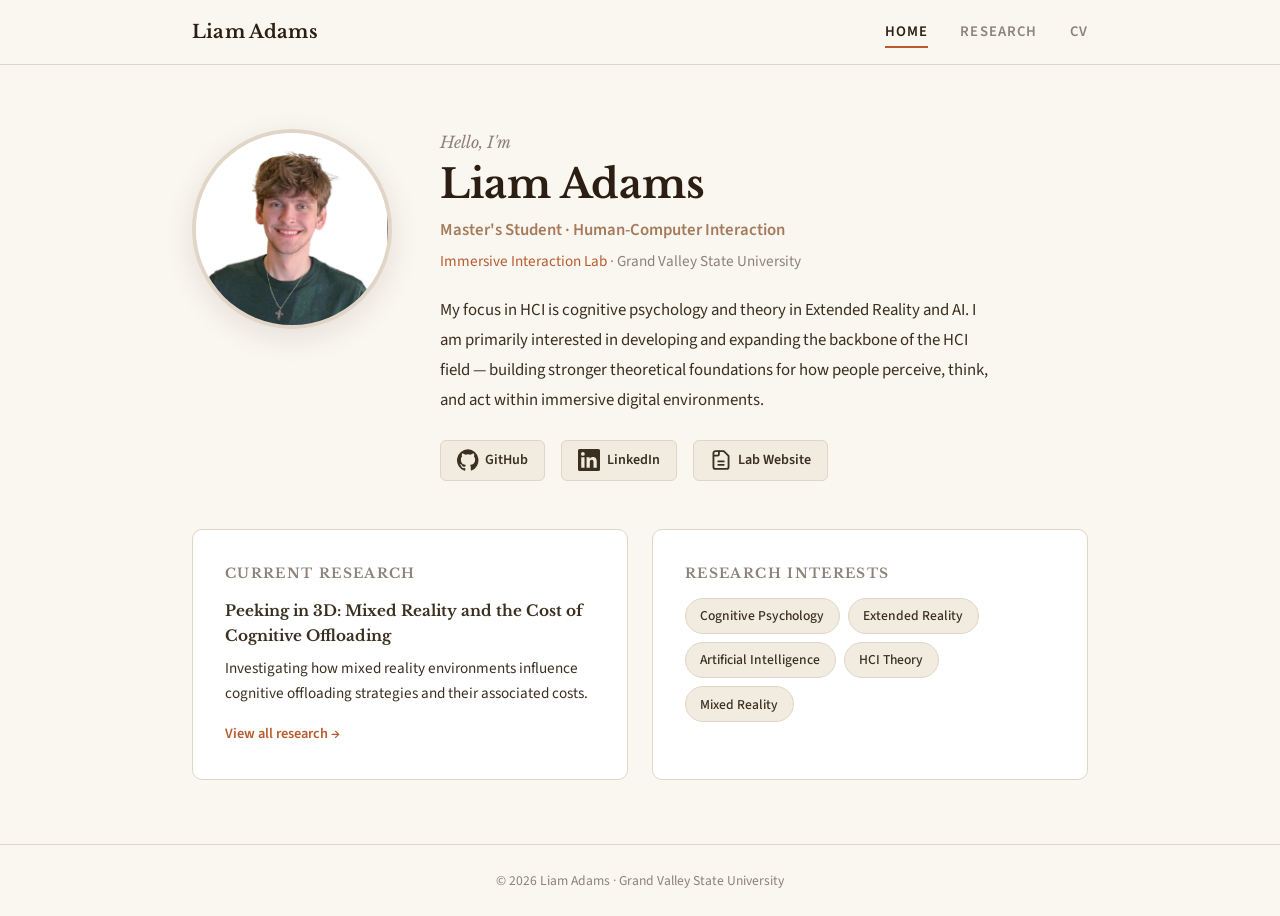
<file: index.html>
<!DOCTYPE html>
<html lang="en">
<head>
    <meta charset="UTF-8">
    <meta name="viewport" content="width=device-width, initial-scale=1.0">
    <title>Liam Adams — HCI Researcher</title>
    <link rel="preconnect" href="https://fonts.googleapis.com">
    <link href="https://fonts.googleapis.com/css2?family=Libre+Baskerville:ital,wght@0,400;0,700;1,400&family=Source+Sans+3:ital,wght@0,300;0,400;0,600;0,700;1,400&display=swap" rel="stylesheet">
    <link rel="stylesheet" href="style.css">
</head>
<body>
    <nav class="site-nav">
        <div class="nav-inner">
            <a href="index.html" class="nav-name">Liam Adams</a>
            <button class="nav-toggle" aria-label="Toggle menu">
                <span></span><span></span><span></span>
            </button>
            <ul class="nav-links">
                <li><a href="index.html" class="active">Home</a></li>
                <li><a href="research.html">Research</a></li>
                <li><a href="cv.html">CV</a></li>
            </ul>
        </div>
    </nav>

    <main class="page-home">
        <section class="hero">
            <div class="hero-inner">
                <div class="hero-photo">
                    <!-- Replace src with your photo: photo.jpg in the same folder -->
                    <img src="photo.jpg" alt="Liam Adams" />
                </div>
                <div class="hero-text">
                    <p class="hero-greeting">Hello, I'm</p>
                    <h1>Liam Adams</h1>
                    <p class="hero-title">Master's Student &middot; Human-Computer Interaction</p>
                    <p class="hero-affiliation">
                        <a href="https://talhakhan13.github.io/lab.html" target="_blank" rel="noopener">Immersive Interaction Lab</a> · Grand Valley State University
                    </p>
                    <p class="hero-bio">
                        My focus in HCI is cognitive psychology and theory in Extended Reality and AI. I am primarily interested in developing and expanding the backbone of the HCI field — building stronger theoretical foundations for how people perceive, think, and act within immersive digital environments.
                    </p>
                    <div class="hero-links">
                        <a href="https://github.com/Adams-Liam" target="_blank" rel="noopener" class="social-link" aria-label="GitHub">
                            <svg viewBox="0 0 24 24" width="22" height="22" fill="currentColor"><path d="M12 .3a12 12 0 0 0-3.8 23.38c.6.12.83-.26.83-.57L9 20.86c-3.37.73-4.08-1.63-4.08-1.63-.55-1.4-1.34-1.77-1.34-1.77-1.1-.75.08-.73.08-.73 1.21.08 1.85 1.24 1.85 1.24 1.08 1.84 2.83 1.31 3.52 1 .1-.78.42-1.31.76-1.61-2.69-.31-5.52-1.35-5.52-6a4.68 4.68 0 0 1 1.25-3.25 4.35 4.35 0 0 1 .12-3.21s1.02-.33 3.34 1.24a11.52 11.52 0 0 1 6.07 0c2.31-1.57 3.33-1.24 3.33-1.24a4.35 4.35 0 0 1 .12 3.21 4.68 4.68 0 0 1 1.25 3.25c0 4.66-2.84 5.69-5.54 5.99.44.37.82 1.1.82 2.22l-.01 3.29c0 .32.22.7.84.57A12 12 0 0 0 12 .3"/></svg>
                            <span>GitHub</span>
                        </a>
                        <a href="https://www.linkedin.com/in/liam-adams-9b5648247/" target="_blank" rel="noopener" class="social-link" aria-label="LinkedIn">
                            <svg viewBox="0 0 24 24" width="22" height="22" fill="currentColor"><path d="M20.45 20.45h-3.56v-5.57c0-1.33-.02-3.04-1.85-3.04-1.85 0-2.14 1.45-2.14 2.94v5.67H9.34V9h3.41v1.56h.05a3.74 3.74 0 0 1 3.37-1.85c3.6 0 4.27 2.37 4.27 5.46v6.28zM5.34 7.43a2.06 2.06 0 1 1 0-4.13 2.06 2.06 0 0 1 0 4.13zM7.12 20.45H3.56V9h3.56v11.45zM22.22 0H1.77A1.75 1.75 0 0 0 0 1.73v20.54A1.75 1.75 0 0 0 1.77 24h20.45A1.76 1.76 0 0 0 24 22.27V1.73A1.76 1.76 0 0 0 22.22 0z"/></svg>
                            <span>LinkedIn</span>
                        </a>
                        <a href="https://talhakhan13.github.io/lab.html" target="_blank" rel="noopener" class="social-link" aria-label="Lab Website">
                            <svg viewBox="0 0 24 24" width="22" height="22" fill="none" stroke="currentColor" stroke-width="2" stroke-linecap="round" stroke-linejoin="round"><path d="M9.75 2.25v3.5a1.5 1.5 0 0 1-1.5 1.5H4.5"/><path d="M15 2.25H6a2.25 2.25 0 0 0-2.25 2.25v15A2.25 2.25 0 0 0 6 21.75h12a2.25 2.25 0 0 0 2.25-2.25V7.5L15 2.25z"/><line x1="9" y1="13.5" x2="15" y2="13.5"/><line x1="9" y1="17.25" x2="15" y2="17.25"/></svg>
                            <span>Lab Website</span>
                        </a>
                    </div>
                </div>
            </div>
        </section>

        <section class="home-highlights">
            <div class="highlight-card">
                <h3>Current Research</h3>
                <p class="highlight-title">Peeking in 3D: Mixed Reality and the Cost of Cognitive Offloading</p>
                <p>Investigating how mixed reality environments influence cognitive offloading strategies and their associated costs.</p>
                <a href="research.html" class="card-link">View all research &rarr;</a>
            </div>
            <div class="highlight-card">
                <h3>Research Interests</h3>
                <ul class="interest-tags">
                    <li>Cognitive Psychology</li>
                    <li>Extended Reality</li>
                    <li>Artificial Intelligence</li>
                    <li>HCI Theory</li>
                    <li>Mixed Reality</li>
                </ul>
            </div>
        </section>
    </main>

    <footer class="site-footer">
        <p>&copy; 2026 Liam Adams · Grand Valley State University</p>
    </footer>

    <script src="nav.js"></script>
</body>
</html>
</file>
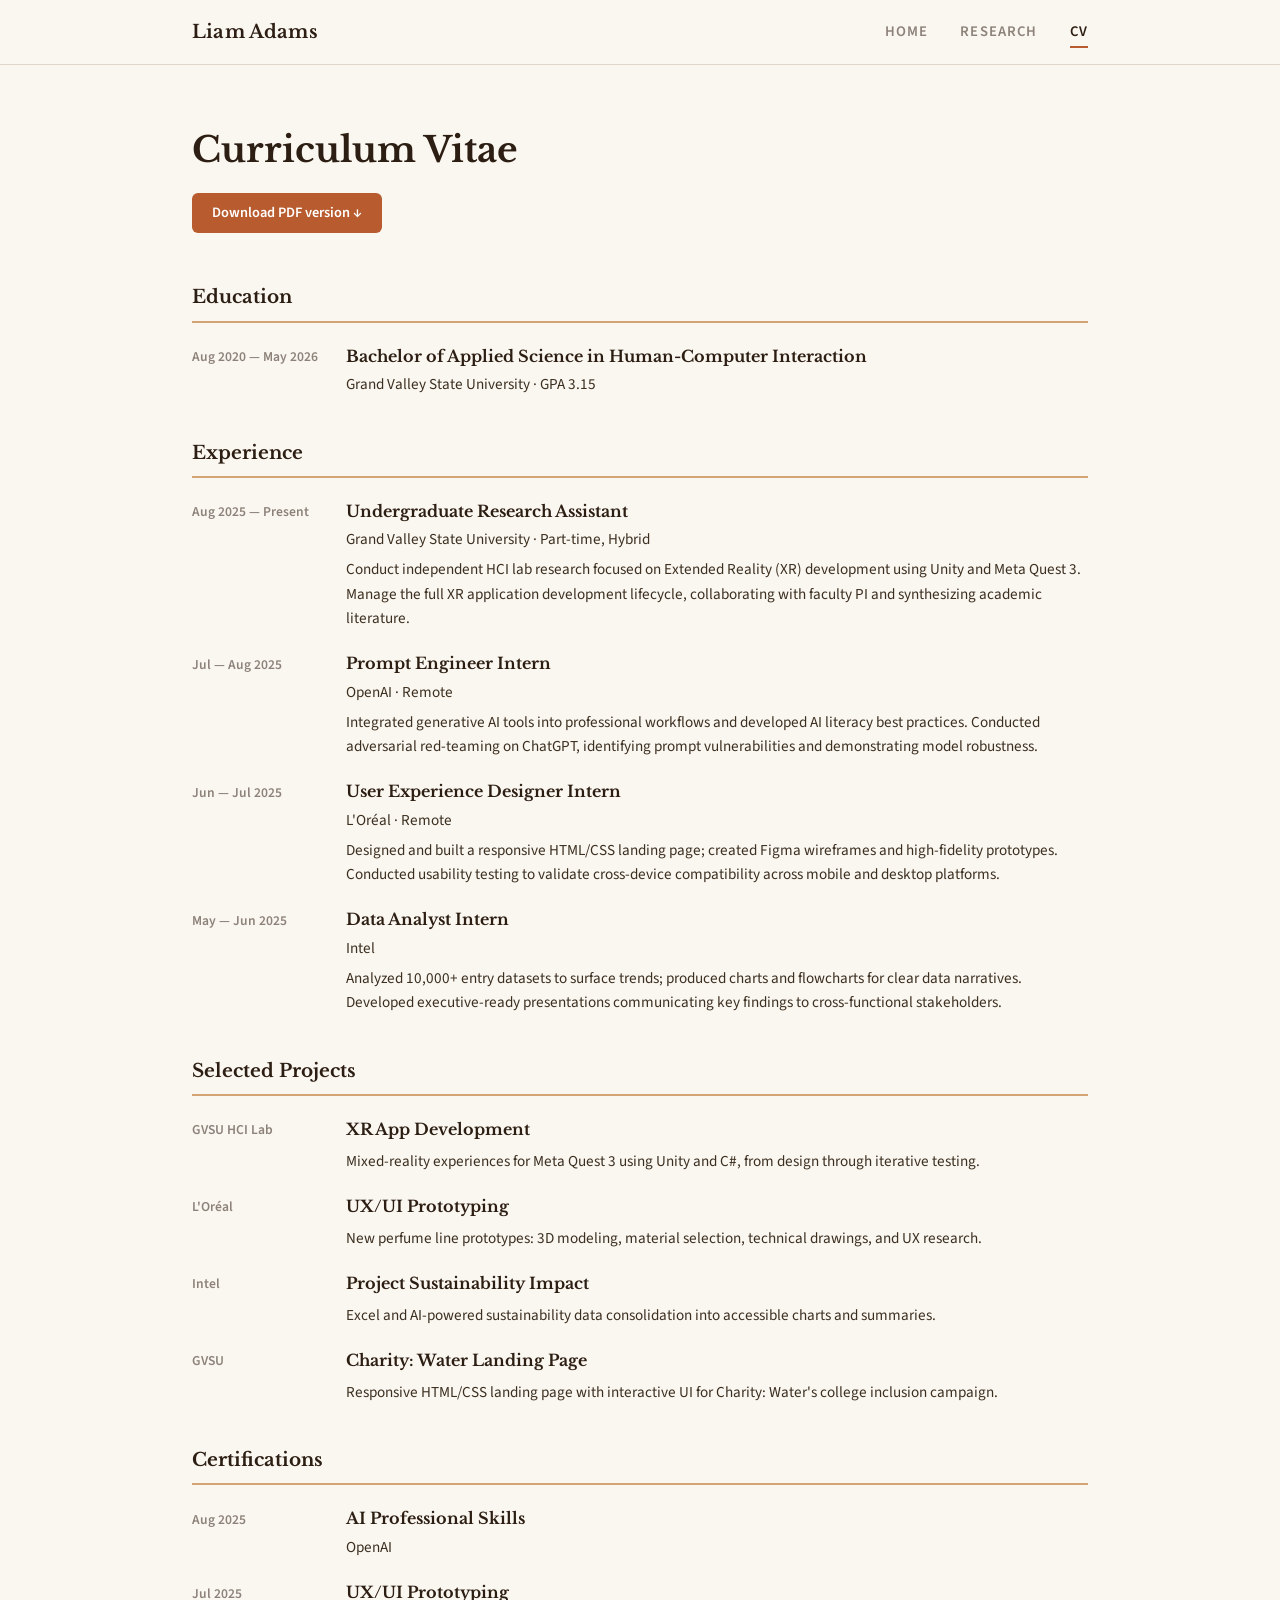
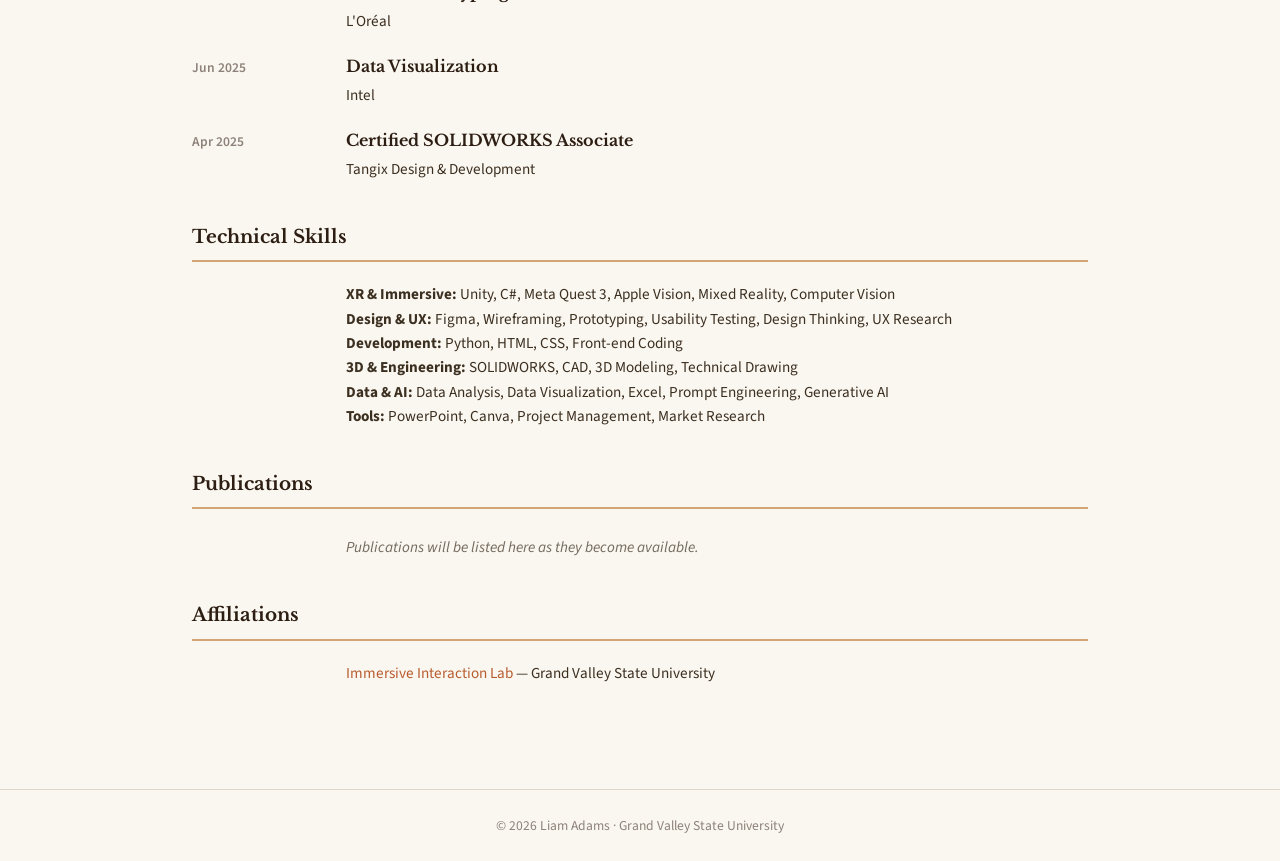
<file: cv.html>
<!DOCTYPE html>
<html lang="en">
<head>
    <meta charset="UTF-8">
    <meta name="viewport" content="width=device-width, initial-scale=1.0">
    <title>CV — Liam Adams</title>
    <link rel="preconnect" href="https://fonts.googleapis.com">
    <link href="https://fonts.googleapis.com/css2?family=Libre+Baskerville:ital,wght@0,400;0,700;1,400&family=Source+Sans+3:ital,wght@0,300;0,400;0,600;0,700;1,400&display=swap" rel="stylesheet">
    <link rel="stylesheet" href="style.css">
</head>
<body>
    <nav class="site-nav">
        <div class="nav-inner">
            <a href="index.html" class="nav-name">Liam Adams</a>
            <button class="nav-toggle" aria-label="Toggle menu">
                <span></span><span></span><span></span>
            </button>
            <ul class="nav-links">
                <li><a href="index.html">Home</a></li>
                <li><a href="research.html">Research</a></li>
                <li><a href="cv.html" class="active">CV</a></li>
            </ul>
        </div>
    </nav>

    <main class="page-cv">
        <header class="page-header">
            <h1>Curriculum Vitae</h1>
            <p class="page-subtitle">
                <a href="cv.pdf" class="download-cv" target="_blank" rel="noopener">Download PDF version &darr;</a>
            </p>
        </header>

        <div class="cv-body">

            <!-- EDUCATION -->
            <section class="cv-section">
                <h2>Education</h2>
                <div class="cv-entry">
                    <div class="cv-date">Aug 2020 — May 2026</div>
                    <div class="cv-detail">
                        <h3>Bachelor of Applied Science in Human-Computer Interaction</h3>
                        <p>Grand Valley State University · GPA 3.15</p>
                    </div>
                </div>
            </section>

            <!-- EXPERIENCE -->
            <section class="cv-section">
                <h2>Experience</h2>
                <div class="cv-entry">
                    <div class="cv-date">Aug 2025 — Present</div>
                    <div class="cv-detail">
                        <h3>Undergraduate Research Assistant</h3>
                        <p>Grand Valley State University · Part-time, Hybrid</p>
                        <p class="cv-note">Conduct independent HCI lab research focused on Extended Reality (XR) development using Unity and Meta Quest 3. Manage the full XR application development lifecycle, collaborating with faculty PI and synthesizing academic literature.</p>
                    </div>
                </div>
                <div class="cv-entry">
                    <div class="cv-date">Jul — Aug 2025</div>
                    <div class="cv-detail">
                        <h3>Prompt Engineer Intern</h3>
                        <p>OpenAI · Remote</p>
                        <p class="cv-note">Integrated generative AI tools into professional workflows and developed AI literacy best practices. Conducted adversarial red-teaming on ChatGPT, identifying prompt vulnerabilities and demonstrating model robustness.</p>
                    </div>
                </div>
                <div class="cv-entry">
                    <div class="cv-date">Jun — Jul 2025</div>
                    <div class="cv-detail">
                        <h3>User Experience Designer Intern</h3>
                        <p>L'Oréal · Remote</p>
                        <p class="cv-note">Designed and built a responsive HTML/CSS landing page; created Figma wireframes and high-fidelity prototypes. Conducted usability testing to validate cross-device compatibility across mobile and desktop platforms.</p>
                    </div>
                </div>
                <div class="cv-entry">
                    <div class="cv-date">May — Jun 2025</div>
                    <div class="cv-detail">
                        <h3>Data Analyst Intern</h3>
                        <p>Intel</p>
                        <p class="cv-note">Analyzed 10,000+ entry datasets to surface trends; produced charts and flowcharts for clear data narratives. Developed executive-ready presentations communicating key findings to cross-functional stakeholders.</p>
                    </div>
                </div>
            </section>

            <!-- SELECTED PROJECTS -->
            <section class="cv-section">
                <h2>Selected Projects</h2>
                <div class="cv-entry">
                    <div class="cv-date">GVSU HCI Lab</div>
                    <div class="cv-detail">
                        <h3>XR App Development</h3>
                        <p class="cv-note">Mixed-reality experiences for Meta Quest 3 using Unity and C#, from design through iterative testing.</p>
                    </div>
                </div>
                <div class="cv-entry">
                    <div class="cv-date">L'Oréal</div>
                    <div class="cv-detail">
                        <h3>UX/UI Prototyping</h3>
                        <p class="cv-note">New perfume line prototypes: 3D modeling, material selection, technical drawings, and UX research.</p>
                    </div>
                </div>
                <div class="cv-entry">
                    <div class="cv-date">Intel</div>
                    <div class="cv-detail">
                        <h3>Project Sustainability Impact</h3>
                        <p class="cv-note">Excel and AI-powered sustainability data consolidation into accessible charts and summaries.</p>
                    </div>
                </div>
                <div class="cv-entry">
                    <div class="cv-date">GVSU</div>
                    <div class="cv-detail">
                        <h3>Charity: Water Landing Page</h3>
                        <p class="cv-note">Responsive HTML/CSS landing page with interactive UI for Charity: Water's college inclusion campaign.</p>
                    </div>
                </div>
            </section>

            <!-- CERTIFICATIONS -->
            <section class="cv-section">
                <h2>Certifications</h2>
                <div class="cv-entry">
                    <div class="cv-date">Aug 2025</div>
                    <div class="cv-detail">
                        <h3>AI Professional Skills</h3>
                        <p>OpenAI</p>
                    </div>
                </div>
                <div class="cv-entry">
                    <div class="cv-date">Jul 2025</div>
                    <div class="cv-detail">
                        <h3>UX/UI Prototyping</h3>
                        <p>L'Oréal</p>
                    </div>
                </div>
                <div class="cv-entry">
                    <div class="cv-date">Jun 2025</div>
                    <div class="cv-detail">
                        <h3>Data Visualization</h3>
                        <p>Intel</p>
                    </div>
                </div>
                <div class="cv-entry">
                    <div class="cv-date">Apr 2025</div>
                    <div class="cv-detail">
                        <h3>Certified SOLIDWORKS Associate</h3>
                        <p>Tangix Design &amp; Development</p>
                    </div>
                </div>
            </section>

            <!-- TECHNICAL SKILLS -->
            <section class="cv-section">
                <h2>Technical Skills</h2>
                <div class="cv-entry">
                    <div class="cv-date"></div>
                    <div class="cv-detail">
                        <p><strong>XR &amp; Immersive:</strong> Unity, C#, Meta Quest 3, Apple Vision, Mixed Reality, Computer Vision</p>
                        <p><strong>Design &amp; UX:</strong> Figma, Wireframing, Prototyping, Usability Testing, Design Thinking, UX Research</p>
                        <p><strong>Development:</strong> Python, HTML, CSS, Front-end Coding</p>
                        <p><strong>3D &amp; Engineering:</strong> SOLIDWORKS, CAD, 3D Modeling, Technical Drawing</p>
                        <p><strong>Data &amp; AI:</strong> Data Analysis, Data Visualization, Excel, Prompt Engineering, Generative AI</p>
                        <p><strong>Tools:</strong> PowerPoint, Canva, Project Management, Market Research</p>
                    </div>
                </div>
            </section>

            <!-- PUBLICATIONS -->
            <section class="cv-section">
                <h2>Publications</h2>
                <div class="cv-entry">
                    <div class="cv-date"></div>
                    <div class="cv-detail">
                        <p class="cv-note" style="font-style: italic; opacity: 0.7;">Publications will be listed here as they become available.</p>
                    </div>
                </div>
            </section>

            <!-- AFFILIATIONS -->
            <section class="cv-section">
                <h2>Affiliations</h2>
                <div class="cv-entry">
                    <div class="cv-date"></div>
                    <div class="cv-detail">
                        <p><a href="https://talhakhan13.github.io/lab.html" target="_blank" rel="noopener">Immersive Interaction Lab</a> — Grand Valley State University</p>
                    </div>
                </div>
            </section>

        </div>
    </main>

    <footer class="site-footer">
        <p>&copy; 2026 Liam Adams · Grand Valley State University</p>
    </footer>

    <script src="nav.js"></script>
</body>
</html>
</file>
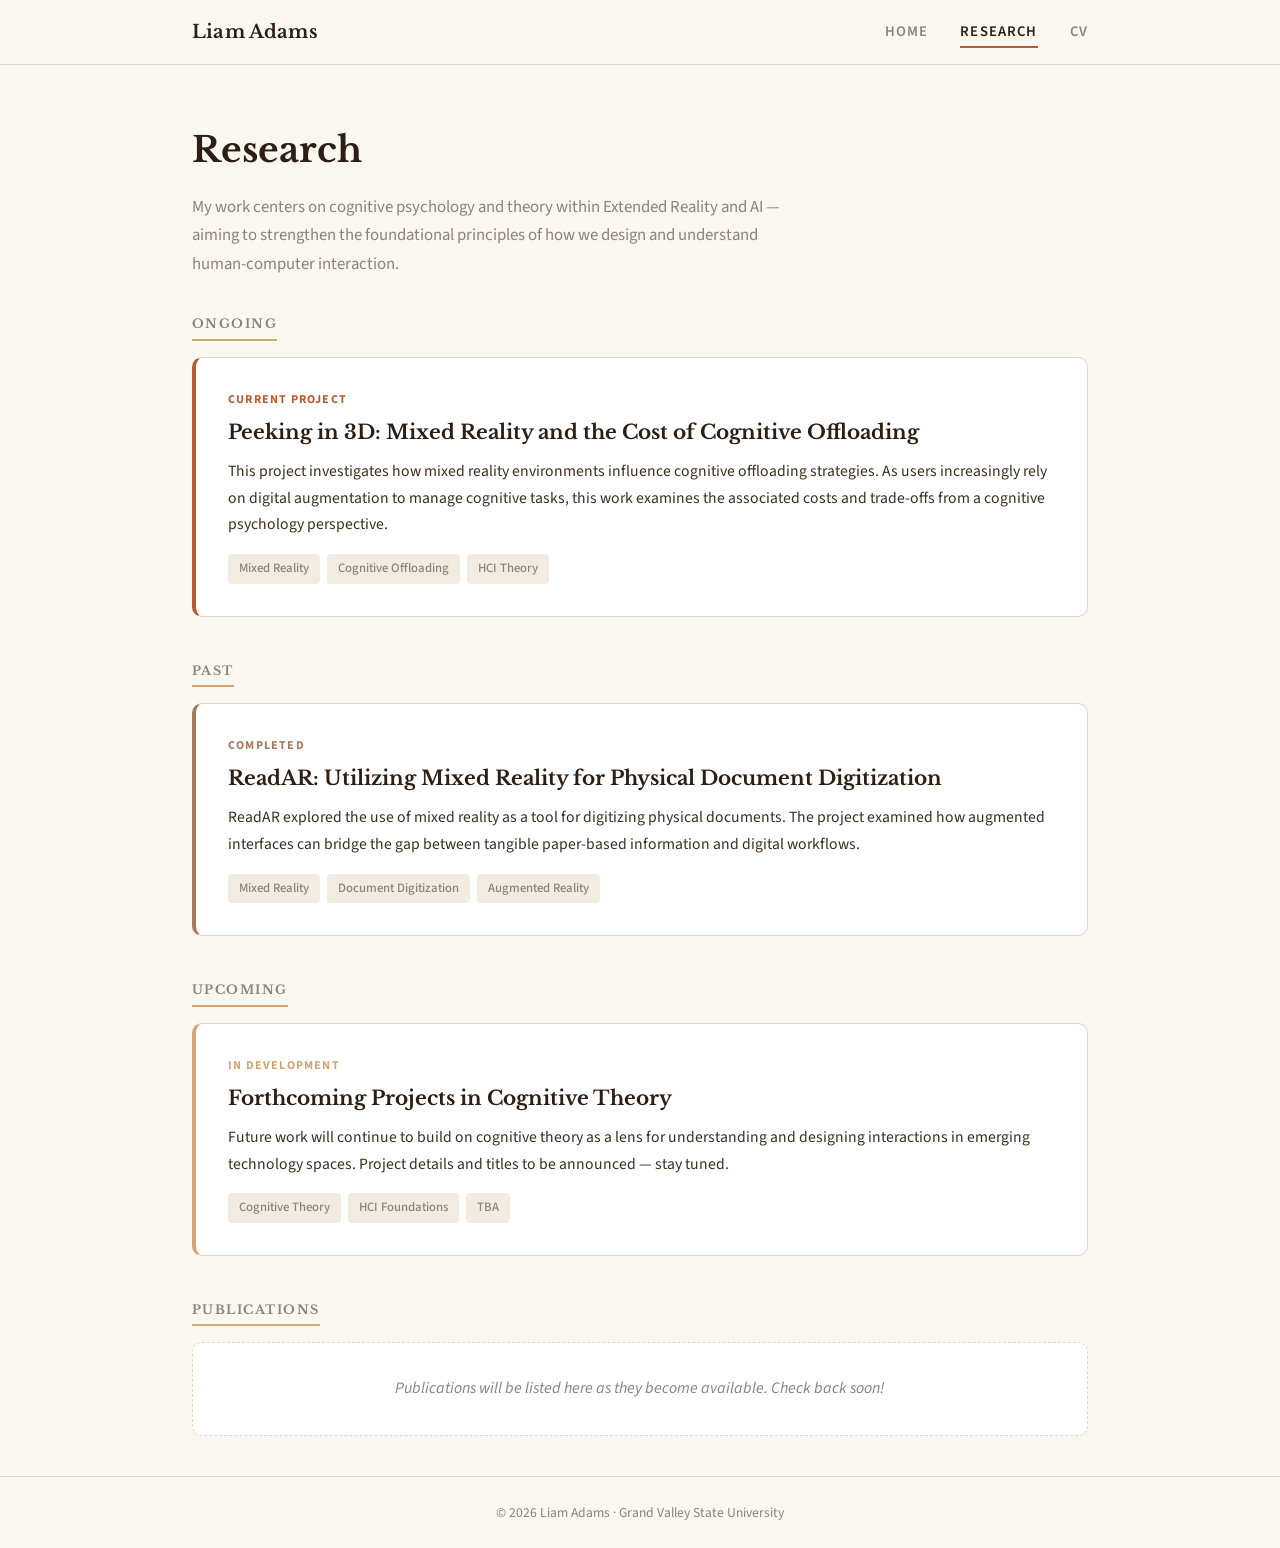
<file: research.html>
<!DOCTYPE html>
<html lang="en">
<head>
    <meta charset="UTF-8">
    <meta name="viewport" content="width=device-width, initial-scale=1.0">
    <title>Research — Liam Adams</title>
    <link rel="preconnect" href="https://fonts.googleapis.com">
    <link href="https://fonts.googleapis.com/css2?family=Libre+Baskerville:ital,wght@0,400;0,700;1,400&family=Source+Sans+3:ital,wght@0,300;0,400;0,600;0,700;1,400&display=swap" rel="stylesheet">
    <link rel="stylesheet" href="style.css">
</head>
<body>
    <nav class="site-nav">
        <div class="nav-inner">
            <a href="index.html" class="nav-name">Liam Adams</a>
            <button class="nav-toggle" aria-label="Toggle menu">
                <span></span><span></span><span></span>
            </button>
            <ul class="nav-links">
                <li><a href="index.html">Home</a></li>
                <li><a href="research.html" class="active">Research</a></li>
                <li><a href="cv.html">CV</a></li>
            </ul>
        </div>
    </nav>

    <main class="page-research">
        <header class="page-header">
            <h1>Research</h1>
            <p class="page-subtitle">My work centers on cognitive psychology and theory within Extended Reality and AI — aiming to strengthen the foundational principles of how we design and understand human-computer interaction.</p>
        </header>

        <!-- CURRENT RESEARCH -->
        <section class="research-section">
            <div class="section-label"><span>Ongoing</span></div>
            <div class="research-card current">
                <div class="card-status">Current Project</div>
                <h2>Peeking in 3D: Mixed Reality and the Cost of Cognitive Offloading</h2>
                <p>
                    This project investigates how mixed reality environments influence cognitive offloading strategies. As users increasingly rely on digital augmentation to manage cognitive tasks, this work examines the associated costs and trade-offs from a cognitive psychology perspective.
                </p>
                <div class="card-tags">
                    <span>Mixed Reality</span>
                    <span>Cognitive Offloading</span>
                    <span>HCI Theory</span>
                </div>
                <!-- Uncomment and add link when paper is available
                <div class="card-actions">
                    <a href="#" class="btn-paper">Paper (PDF)</a>
                </div>
                -->
            </div>
        </section>

        <!-- PAST RESEARCH -->
        <section class="research-section">
            <div class="section-label"><span>Past</span></div>
            <div class="research-card past">
                <div class="card-status">Completed</div>
                <h2>ReadAR: Utilizing Mixed Reality for Physical Document Digitization</h2>
                <p>
                    ReadAR explored the use of mixed reality as a tool for digitizing physical documents. The project examined how augmented interfaces can bridge the gap between tangible paper-based information and digital workflows.
                </p>
                <div class="card-tags">
                    <span>Mixed Reality</span>
                    <span>Document Digitization</span>
                    <span>Augmented Reality</span>
                </div>
                <!-- Uncomment and add link when paper is available
                <div class="card-actions">
                    <a href="#" class="btn-paper">Paper (PDF)</a>
                </div>
                -->
            </div>
        </section>

        <!-- FUTURE RESEARCH -->
        <section class="research-section">
            <div class="section-label"><span>Upcoming</span></div>
            <div class="research-card future">
                <div class="card-status">In Development</div>
                <h2>Forthcoming Projects in Cognitive Theory</h2>
                <p>
                    Future work will continue to build on cognitive theory as a lens for understanding and designing interactions in emerging technology spaces. Project details and titles to be announced — stay tuned.
                </p>
                <div class="card-tags">
                    <span>Cognitive Theory</span>
                    <span>HCI Foundations</span>
                    <span>TBA</span>
                </div>
            </div>
        </section>

        <!-- PUBLICATIONS -->
        <section class="research-section publications-section">
            <div class="section-label"><span>Publications</span></div>
            <div class="publications-placeholder">
                <p>Publications will be listed here as they become available. Check back soon!</p>
            </div>
        </section>
    </main>

    <footer class="site-footer">
        <p>&copy; 2026 Liam Adams · Grand Valley State University</p>
    </footer>

    <script src="nav.js"></script>
</body>
</html>
</file>
<file: style.css>
/* =====================================================
   Liam Adams — Personal Research Website
   Warm & Academic Theme
   ===================================================== */

:root {
    --color-cream:      #FAF6F0;
    --color-parchment:  #F2EBE0;
    --color-warm-gray:  #8C8279;
    --color-clay:       #A67B5B;
    --color-sienna:     #8B4513;
    --color-dark:       #2C1E12;
    --color-ink:        #3B2F20;
    --color-accent:     #B85C2F;
    --color-highlight:  #D4A574;
    --color-border:     #E0D5C7;
    --color-white:      #FFFFFF;

    --font-serif:   'Libre Baskerville', Georgia, 'Times New Roman', serif;
    --font-sans:    'Source Sans 3', 'Segoe UI', Tahoma, sans-serif;

    --max-width:    960px;
    --nav-height:   64px;
}

/* ---- Reset ---- */
*, *::before, *::after { box-sizing: border-box; margin: 0; padding: 0; }

html {
    scroll-behavior: smooth;
    font-size: 16px;
}

body {
    font-family: var(--font-sans);
    background: var(--color-cream);
    color: var(--color-ink);
    line-height: 1.7;
    min-height: 100vh;
    display: flex;
    flex-direction: column;
}

a { color: var(--color-accent); text-decoration: none; transition: color 0.2s; }
a:hover { color: var(--color-sienna); }

img { max-width: 100%; height: auto; display: block; }

/* =====================================================
   Navigation
   ===================================================== */
.site-nav {
    position: sticky;
    top: 0;
    z-index: 100;
    background: var(--color-cream);
    border-bottom: 1px solid var(--color-border);
    backdrop-filter: blur(8px);
}

.nav-inner {
    max-width: var(--max-width);
    margin: 0 auto;
    padding: 0 2rem;
    height: var(--nav-height);
    display: flex;
    align-items: center;
    justify-content: space-between;
}

.nav-name {
    font-family: var(--font-serif);
    font-size: 1.15rem;
    font-weight: 700;
    color: var(--color-dark);
    letter-spacing: 0.01em;
}
.nav-name:hover { color: var(--color-accent); }

.nav-links {
    list-style: none;
    display: flex;
    gap: 2rem;
}

.nav-links a {
    font-family: var(--font-sans);
    font-size: 0.92rem;
    font-weight: 600;
    color: var(--color-warm-gray);
    text-transform: uppercase;
    letter-spacing: 0.08em;
    padding: 0.25rem 0;
    position: relative;
}

.nav-links a::after {
    content: '';
    position: absolute;
    bottom: -2px;
    left: 0;
    width: 0;
    height: 2px;
    background: var(--color-accent);
    transition: width 0.3s ease;
}

.nav-links a:hover,
.nav-links a.active {
    color: var(--color-dark);
}

.nav-links a:hover::after,
.nav-links a.active::after {
    width: 100%;
}

/* Mobile hamburger */
.nav-toggle {
    display: none;
    background: none;
    border: none;
    cursor: pointer;
    width: 28px;
    height: 20px;
    position: relative;
}
.nav-toggle span {
    display: block;
    width: 100%;
    height: 2px;
    background: var(--color-dark);
    position: absolute;
    left: 0;
    transition: 0.3s ease;
}
.nav-toggle span:nth-child(1) { top: 0; }
.nav-toggle span:nth-child(2) { top: 9px; }
.nav-toggle span:nth-child(3) { top: 18px; }

.nav-toggle.open span:nth-child(1) { transform: translateY(9px) rotate(45deg); }
.nav-toggle.open span:nth-child(2) { opacity: 0; }
.nav-toggle.open span:nth-child(3) { transform: translateY(-9px) rotate(-45deg); }

/* =====================================================
   Page: Home / Hero
   ===================================================== */
.page-home { flex: 1; }

.hero {
    max-width: var(--max-width);
    margin: 0 auto;
    padding: 4rem 2rem 3rem;
}

.hero-inner {
    display: flex;
    gap: 3rem;
    align-items: flex-start;
}

.hero-photo {
    flex-shrink: 0;
    width: 200px;
    height: 200px;
    border-radius: 50%;
    overflow: hidden;
    border: 4px solid var(--color-border);
    box-shadow: 0 8px 30px rgba(44, 30, 18, 0.1);
}

.hero-photo img {
    width: 100%;
    height: 100%;
    object-fit: cover;
}

.hero-text { flex: 1; }

.hero-greeting {
    font-family: var(--font-serif);
    font-style: italic;
    color: var(--color-warm-gray);
    font-size: 1rem;
    margin-bottom: 0.25rem;
}

.hero-text h1 {
    font-family: var(--font-serif);
    font-size: 2.5rem;
    font-weight: 700;
    color: var(--color-dark);
    line-height: 1.2;
    margin-bottom: 0.5rem;
}

.hero-title {
    font-size: 1.05rem;
    font-weight: 600;
    color: var(--color-clay);
    margin-bottom: 0.25rem;
}

.hero-affiliation {
    font-size: 0.95rem;
    color: var(--color-warm-gray);
    margin-bottom: 1.25rem;
}

.hero-bio {
    font-size: 1.05rem;
    line-height: 1.8;
    color: var(--color-ink);
    max-width: 560px;
    margin-bottom: 1.5rem;
}

/* Social links */
.hero-links {
    display: flex;
    gap: 1rem;
    flex-wrap: wrap;
}

.social-link {
    display: inline-flex;
    align-items: center;
    gap: 0.4rem;
    padding: 0.5rem 1rem;
    background: var(--color-parchment);
    border: 1px solid var(--color-border);
    border-radius: 6px;
    font-size: 0.88rem;
    font-weight: 600;
    color: var(--color-ink);
    transition: all 0.2s;
}

.social-link:hover {
    background: var(--color-accent);
    border-color: var(--color-accent);
    color: var(--color-white);
}

.social-link svg { flex-shrink: 0; }

/* Highlights */
.home-highlights {
    max-width: var(--max-width);
    margin: 0 auto;
    padding: 0 2rem 4rem;
    display: grid;
    grid-template-columns: 1fr 1fr;
    gap: 1.5rem;
}

.highlight-card {
    background: var(--color-white);
    border: 1px solid var(--color-border);
    border-radius: 10px;
    padding: 2rem;
}

.highlight-card h3 {
    font-family: var(--font-serif);
    font-size: 0.85rem;
    text-transform: uppercase;
    letter-spacing: 0.1em;
    color: var(--color-warm-gray);
    margin-bottom: 0.75rem;
}

.highlight-title {
    font-family: var(--font-serif);
    font-size: 1.1rem;
    font-weight: 700;
    color: var(--color-dark);
    margin-bottom: 0.5rem;
    line-height: 1.4;
}

.highlight-card p {
    font-size: 0.95rem;
    color: var(--color-ink);
    line-height: 1.65;
}

.card-link {
    display: inline-block;
    margin-top: 1rem;
    font-weight: 600;
    font-size: 0.9rem;
}

.interest-tags {
    list-style: none;
    display: flex;
    flex-wrap: wrap;
    gap: 0.5rem;
}

.interest-tags li {
    padding: 0.35rem 0.9rem;
    background: var(--color-parchment);
    border-radius: 20px;
    font-size: 0.85rem;
    font-weight: 500;
    color: var(--color-ink);
    border: 1px solid var(--color-border);
}

/* =====================================================
   Page Headers (Research, CV)
   ===================================================== */
.page-header {
    max-width: var(--max-width);
    margin: 0 auto;
    padding: 3.5rem 2rem 2rem;
}

.page-header h1 {
    font-family: var(--font-serif);
    font-size: 2.2rem;
    font-weight: 700;
    color: var(--color-dark);
    margin-bottom: 0.75rem;
}

.page-subtitle {
    font-size: 1.05rem;
    color: var(--color-warm-gray);
    max-width: 620px;
    line-height: 1.7;
}

/* =====================================================
   Page: Research
   ===================================================== */
.page-research { flex: 1; }

.research-section {
    max-width: var(--max-width);
    margin: 0 auto;
    padding: 0 2rem 2.5rem;
}

.section-label {
    margin-bottom: 1rem;
}

.section-label span {
    display: inline-block;
    font-family: var(--font-serif);
    font-size: 0.78rem;
    font-weight: 700;
    text-transform: uppercase;
    letter-spacing: 0.12em;
    color: var(--color-warm-gray);
    border-bottom: 2px solid var(--color-highlight);
    padding-bottom: 0.25rem;
}

.research-card {
    background: var(--color-white);
    border: 1px solid var(--color-border);
    border-radius: 10px;
    padding: 2rem;
    position: relative;
    transition: box-shadow 0.3s;
}

.research-card:hover {
    box-shadow: 0 4px 20px rgba(44, 30, 18, 0.08);
}

.research-card.current { border-left: 4px solid var(--color-accent); }
.research-card.past    { border-left: 4px solid var(--color-clay); }
.research-card.future  { border-left: 4px solid var(--color-highlight); }

.card-status {
    font-size: 0.75rem;
    font-weight: 700;
    text-transform: uppercase;
    letter-spacing: 0.1em;
    color: var(--color-accent);
    margin-bottom: 0.5rem;
}

.research-card.past .card-status    { color: var(--color-clay); }
.research-card.future .card-status  { color: var(--color-highlight); }

.research-card h2 {
    font-family: var(--font-serif);
    font-size: 1.25rem;
    font-weight: 700;
    color: var(--color-dark);
    margin-bottom: 0.75rem;
    line-height: 1.4;
}

.research-card p {
    font-size: 0.98rem;
    line-height: 1.7;
    color: var(--color-ink);
    margin-bottom: 1rem;
}

.card-tags {
    display: flex;
    flex-wrap: wrap;
    gap: 0.4rem;
}

.card-tags span {
    padding: 0.25rem 0.7rem;
    background: var(--color-parchment);
    border-radius: 4px;
    font-size: 0.8rem;
    font-weight: 500;
    color: var(--color-warm-gray);
}

.btn-paper {
    display: inline-block;
    margin-top: 0.5rem;
    padding: 0.5rem 1.25rem;
    background: var(--color-accent);
    color: var(--color-white);
    border-radius: 6px;
    font-weight: 600;
    font-size: 0.88rem;
    transition: background 0.2s;
}
.btn-paper:hover { background: var(--color-sienna); color: var(--color-white); }

.publications-placeholder {
    background: var(--color-white);
    border: 1px dashed var(--color-border);
    border-radius: 10px;
    padding: 2rem;
    text-align: center;
}

.publications-placeholder p {
    font-style: italic;
    color: var(--color-warm-gray);
}

/* =====================================================
   Page: CV
   ===================================================== */
.page-cv { flex: 1; }

.download-cv {
    display: inline-flex;
    align-items: center;
    gap: 0.35rem;
    font-weight: 600;
    padding: 0.5rem 1.25rem;
    background: var(--color-accent);
    color: var(--color-white);
    border-radius: 6px;
    font-size: 0.9rem;
    transition: background 0.2s;
}
.download-cv:hover { background: var(--color-sienna); color: var(--color-white); }

.cv-body {
    max-width: var(--max-width);
    margin: 0 auto;
    padding: 1rem 2rem 4rem;
}

.cv-section {
    margin-bottom: 2.5rem;
}

.cv-section h2 {
    font-family: var(--font-serif);
    font-size: 1.15rem;
    font-weight: 700;
    color: var(--color-dark);
    padding-bottom: 0.5rem;
    border-bottom: 2px solid var(--color-highlight);
    margin-bottom: 1.25rem;
}

.cv-entry {
    display: flex;
    gap: 1.5rem;
    margin-bottom: 1.25rem;
}

.cv-date {
    flex-shrink: 0;
    width: 130px;
    font-size: 0.85rem;
    font-weight: 600;
    color: var(--color-warm-gray);
    padding-top: 0.15rem;
}

.cv-detail { flex: 1; }

.cv-detail h3 {
    font-family: var(--font-serif);
    font-size: 1rem;
    font-weight: 700;
    color: var(--color-dark);
    margin-bottom: 0.15rem;
}

.cv-detail p {
    font-size: 0.95rem;
    line-height: 1.6;
    color: var(--color-ink);
}

.cv-note {
    font-size: 0.9rem;
    color: var(--color-warm-gray);
    margin-top: 0.35rem;
}

/* =====================================================
   Footer
   ===================================================== */
.site-footer {
    border-top: 1px solid var(--color-border);
    padding: 1.5rem 2rem;
    text-align: center;
    font-size: 0.85rem;
    color: var(--color-warm-gray);
    margin-top: auto;
}

/* =====================================================
   Responsive
   ===================================================== */
@media (max-width: 768px) {
    .nav-toggle { display: block; }

    .nav-links {
        display: none;
        position: absolute;
        top: var(--nav-height);
        left: 0;
        right: 0;
        background: var(--color-cream);
        border-bottom: 1px solid var(--color-border);
        flex-direction: column;
        padding: 1rem 2rem;
        gap: 0.75rem;
    }

    .nav-links.open { display: flex; }

    .hero-inner {
        flex-direction: column;
        align-items: center;
        text-align: center;
    }

    .hero-text h1 { font-size: 2rem; }
    .hero-bio { max-width: 100%; }
    .hero-links { justify-content: center; }

    .home-highlights {
        grid-template-columns: 1fr;
    }

    .cv-entry {
        flex-direction: column;
        gap: 0.25rem;
    }

    .cv-date { width: auto; }
}

@media (max-width: 480px) {
    .hero-photo {
        width: 150px;
        height: 150px;
    }

    .hero-text h1 { font-size: 1.65rem; }
    .page-header h1 { font-size: 1.75rem; }
}
</file>
